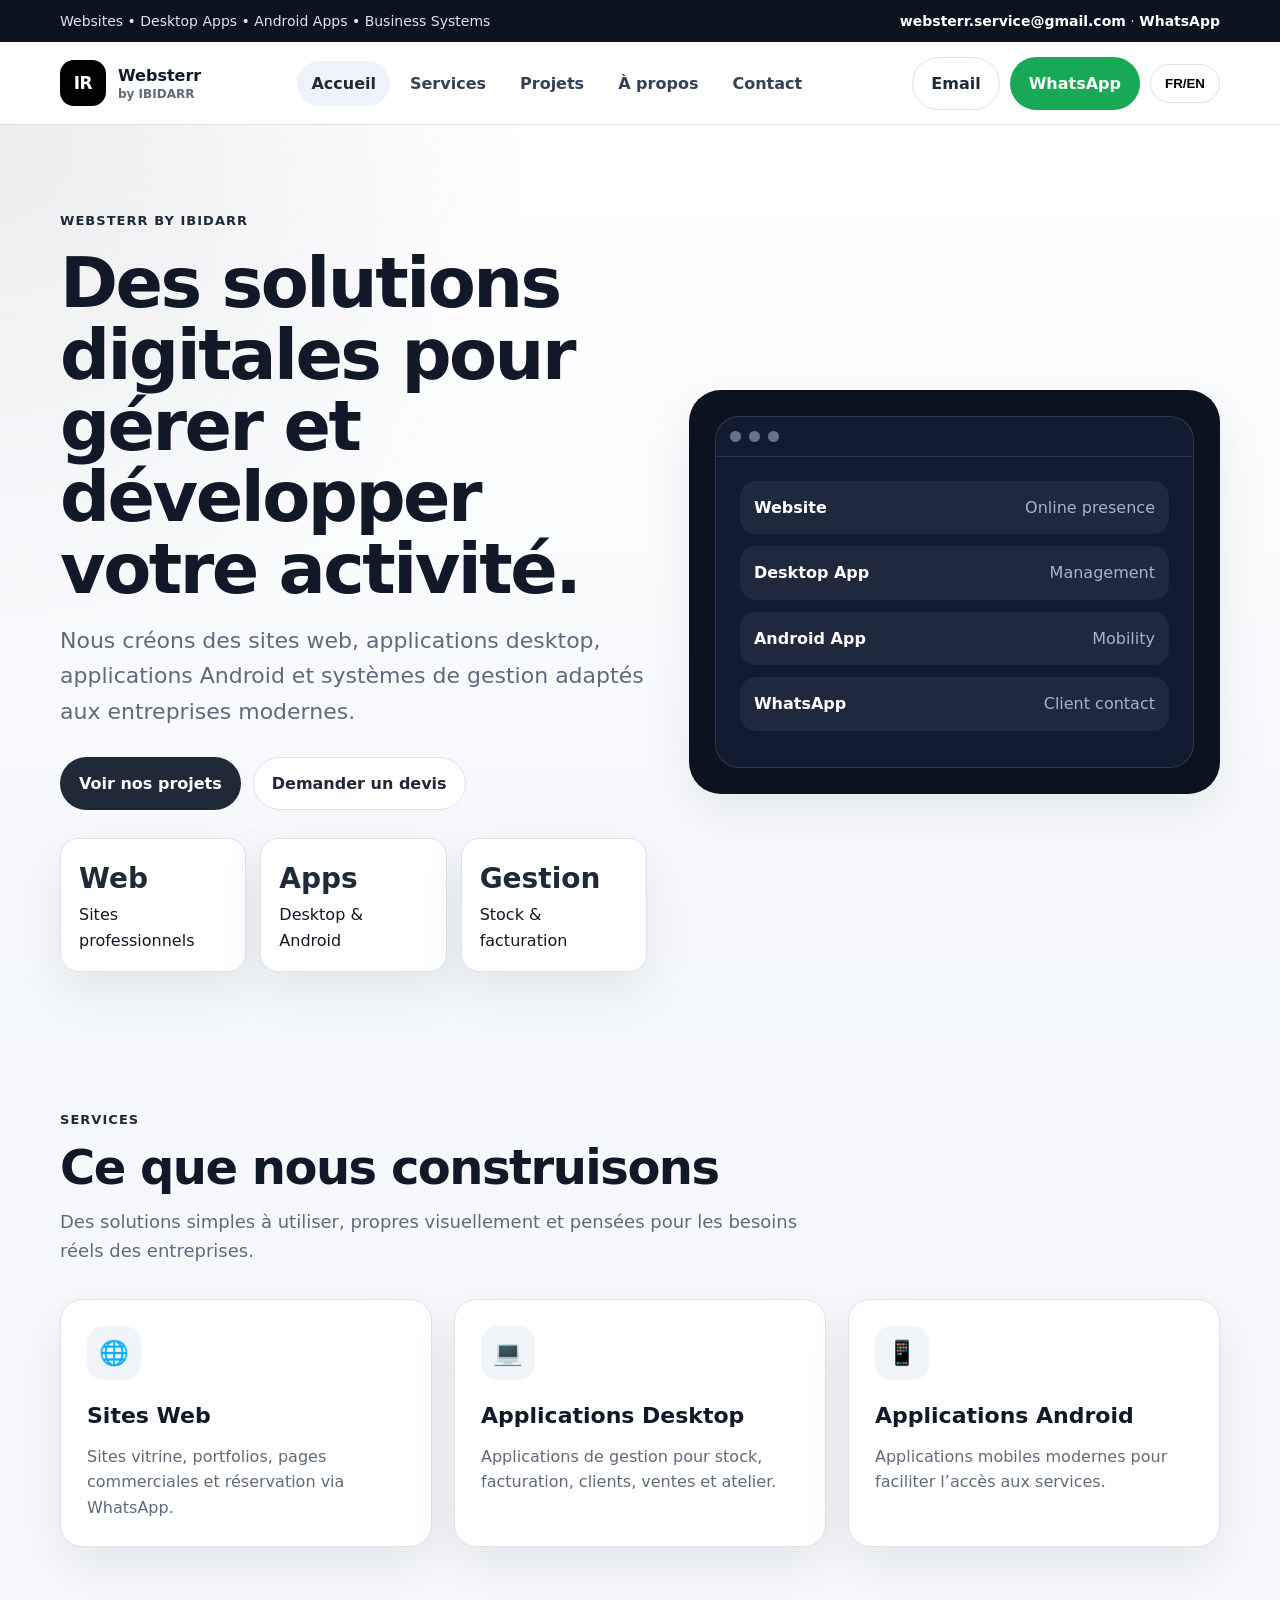
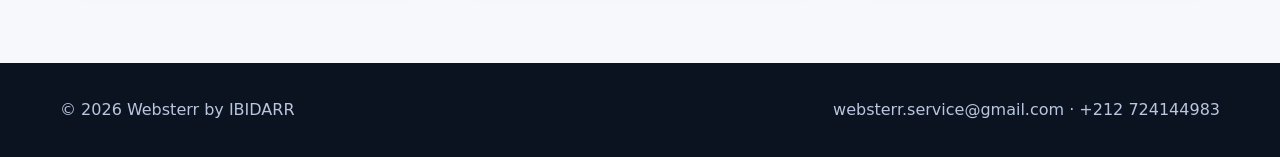
<file: index.html>
<!DOCTYPE html>
<html lang="fr" data-lang="fr">
<head>
  <meta charset="UTF-8">
  <meta name="viewport" content="width=device-width, initial-scale=1.0">
  <title>Websterr by IBIDARR | Digital Solutions</title>
  <link rel="stylesheet" href="styles.css">
</head>
<body>
  <div class="topbar"><div class="container"><span>Websites • Desktop Apps • Android Apps • Business Systems</span><span><a href="mailto:websterr.service@gmail.com">websterr.service@gmail.com</a> · <a href="https://wa.me/212724144983?text=Bonjour%2C%20je%20suis%20int%C3%A9ress%C3%A9%20par%20vos%20services." target="_blank">WhatsApp</a></span></div></div>
  <header class="header"><div class="container nav">
    <a class="brand" href="index.html"><span class="brand-mark">IR</span><span>Websterr<small>by IBIDARR</small></span></a>
    <nav class="nav-links"><a class="active" href="index.html"><span class="fr">Accueil</span><span class="en">Home</span></a><a href="services.html">Services</a><a href="projects.html"><span class="fr">Projets</span><span class="en">Projects</span></a><a href="about.html"><span class="fr">À propos</span><span class="en">About</span></a><a href="contact.html">Contact</a></nav>
    <div class="nav-actions"><a class="btn btn-outline" href="mailto:websterr.service@gmail.com">Email</a><a class="btn btn-whatsapp" href="https://wa.me/212724144983?text=Bonjour%2C%20je%20suis%20int%C3%A9ress%C3%A9%20par%20vos%20services." target="_blank">WhatsApp</a><button class="lang-toggle" data-lang-toggle>FR/EN</button></div>
    <button class="menu-btn">☰</button>
  </div></header>

  <main>
    <section class="hero"><div class="container hero-grid">
      <div>
        <div class="eyebrow">Websterr by IBIDARR</div>
        <h1><span class="fr">Des solutions digitales pour gérer et développer votre activité.</span><span class="en">Digital solutions to manage and grow your business.</span></h1>
        <p class="lead"><span class="fr">Nous créons des sites web, applications desktop, applications Android et systèmes de gestion adaptés aux entreprises modernes.</span><span class="en">We build websites, desktop apps, Android apps and management systems for modern businesses.</span></p>
        <div class="hero-actions"><a class="btn btn-primary" href="projects.html"><span class="fr">Voir nos projets</span><span class="en">View projects</span></a><a class="btn btn-outline" href="contact.html"><span class="fr">Demander un devis</span><span class="en">Request a quote</span></a></div>
        <div class="stats"><div class="stat"><strong>Web</strong><span>Sites professionnels</span></div><div class="stat"><strong>Apps</strong><span>Desktop & Android</span></div><div class="stat"><strong>Gestion</strong><span>Stock & facturation</span></div></div>
      </div>
      <div class="visual-card"><div class="visual-window"><div class="window-top"><span class="dot"></span><span class="dot"></span><span class="dot"></span></div><div class="window-body"><div class="feature-line"><b>Website</b><span>Online presence</span></div><div class="feature-line"><b>Desktop App</b><span>Management</span></div><div class="feature-line"><b>Android App</b><span>Mobility</span></div><div class="feature-line"><b>WhatsApp</b><span>Client contact</span></div></div></div></div>
    </div></section>

    <section class="section"><div class="container"><div class="section-head"><div class="section-kicker">Services</div><h2><span class="fr">Ce que nous construisons</span><span class="en">What we build</span></h2><p><span class="fr">Des solutions simples à utiliser, propres visuellement et pensées pour les besoins réels des entreprises.</span><span class="en">Clean, practical and business-focused solutions.</span></p></div><div class="grid-3"><div class="card"><div class="card-icon">🌐</div><h3>Sites Web</h3><p>Sites vitrine, portfolios, pages commerciales et réservation via WhatsApp.</p></div><div class="card"><div class="card-icon">💻</div><h3>Applications Desktop</h3><p>Applications de gestion pour stock, facturation, clients, ventes et atelier.</p></div><div class="card"><div class="card-icon">📱</div><h3>Applications Android</h3><p>Applications mobiles modernes pour faciliter l’accès aux services.</p></div></div></div></section>
  </main>
  <footer class="footer"><div class="container"><span>© 2026 Websterr by IBIDARR</span><span>websterr.service@gmail.com · +212 724144983</span></div></footer>
  <script src="script.js"></script>
</body>
</html>
</file>
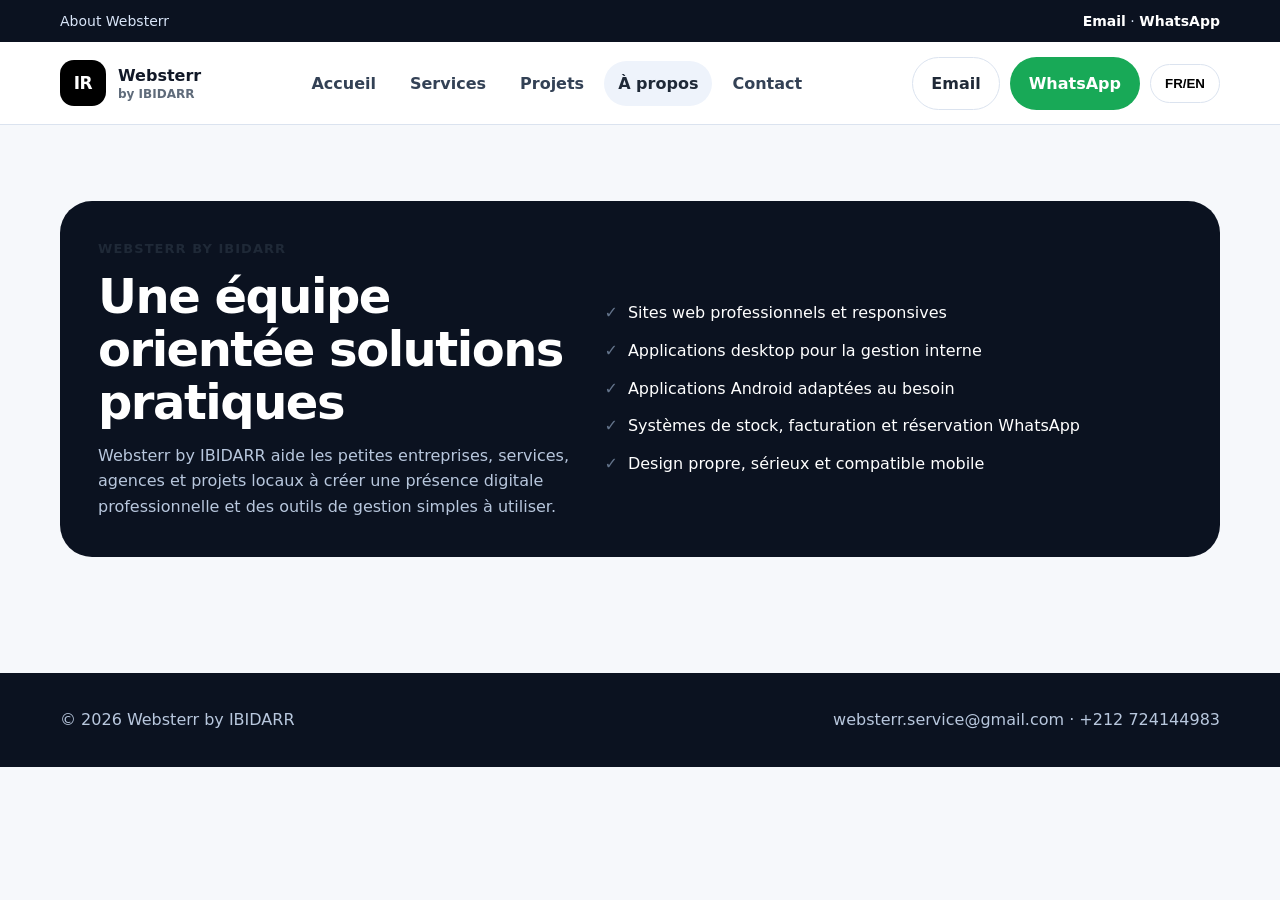
<file: about.html>
<!DOCTYPE html><html lang="fr" data-lang="fr"><head><meta charset="UTF-8"><meta name="viewport" content="width=device-width, initial-scale=1.0"><title>About | Websterr by IBIDARR</title><link rel="stylesheet" href="styles.css"></head><body>
<div class="topbar"><div class="container"><span>About Websterr</span><span><a href="mailto:websterr.service@gmail.com">Email</a> · <a href="https://wa.me/212724144983?text=Bonjour%2C%20je%20suis%20int%C3%A9ress%C3%A9%20par%20vos%20services." target="_blank">WhatsApp</a></span></div></div>
<header class="header"><div class="container nav"><a class="brand" href="index.html"><span class="brand-mark">IR</span><span>Websterr<small>by IBIDARR</small></span></a><nav class="nav-links"><a href="index.html"><span class="fr">Accueil</span><span class="en">Home</span></a><a href="services.html">Services</a><a href="projects.html"><span class="fr">Projets</span><span class="en">Projects</span></a><a class="active" href="about.html"><span class="fr">À propos</span><span class="en">About</span></a><a href="contact.html">Contact</a></nav><div class="nav-actions"><a class="btn btn-outline" href="mailto:websterr.service@gmail.com">Email</a><a class="btn btn-whatsapp" href="https://wa.me/212724144983?text=Bonjour%2C%20je%20suis%20int%C3%A9ress%C3%A9%20par%20vos%20services." target="_blank">WhatsApp</a><button class="lang-toggle" data-lang-toggle>FR/EN</button></div><button class="menu-btn">☰</button></div></header>
<main><section class="section"><div class="container"><div class="about-box"><div><div class="section-kicker">Websterr by IBIDARR</div><h2><span class="fr">Une équipe orientée solutions pratiques</span><span class="en">A team focused on practical solutions</span></h2><p><span class="fr">Websterr by IBIDARR aide les petites entreprises, services, agences et projets locaux à créer une présence digitale professionnelle et des outils de gestion simples à utiliser.</span><span class="en">Websterr by IBIDARR helps small businesses, services, agencies and local projects build a professional digital presence and easy-to-use management tools.</span></p></div><div><ul class="check-list"><li>Sites web professionnels et responsives</li><li>Applications desktop pour la gestion interne</li><li>Applications Android adaptées au besoin</li><li>Systèmes de stock, facturation et réservation WhatsApp</li><li>Design propre, sérieux et compatible mobile</li></ul></div></div></div></section></main>
<footer class="footer"><div class="container"><span>© 2026 Websterr by IBIDARR</span><span>websterr.service@gmail.com · +212 724144983</span></div></footer><script src="script.js"></script></body></html>
</file>
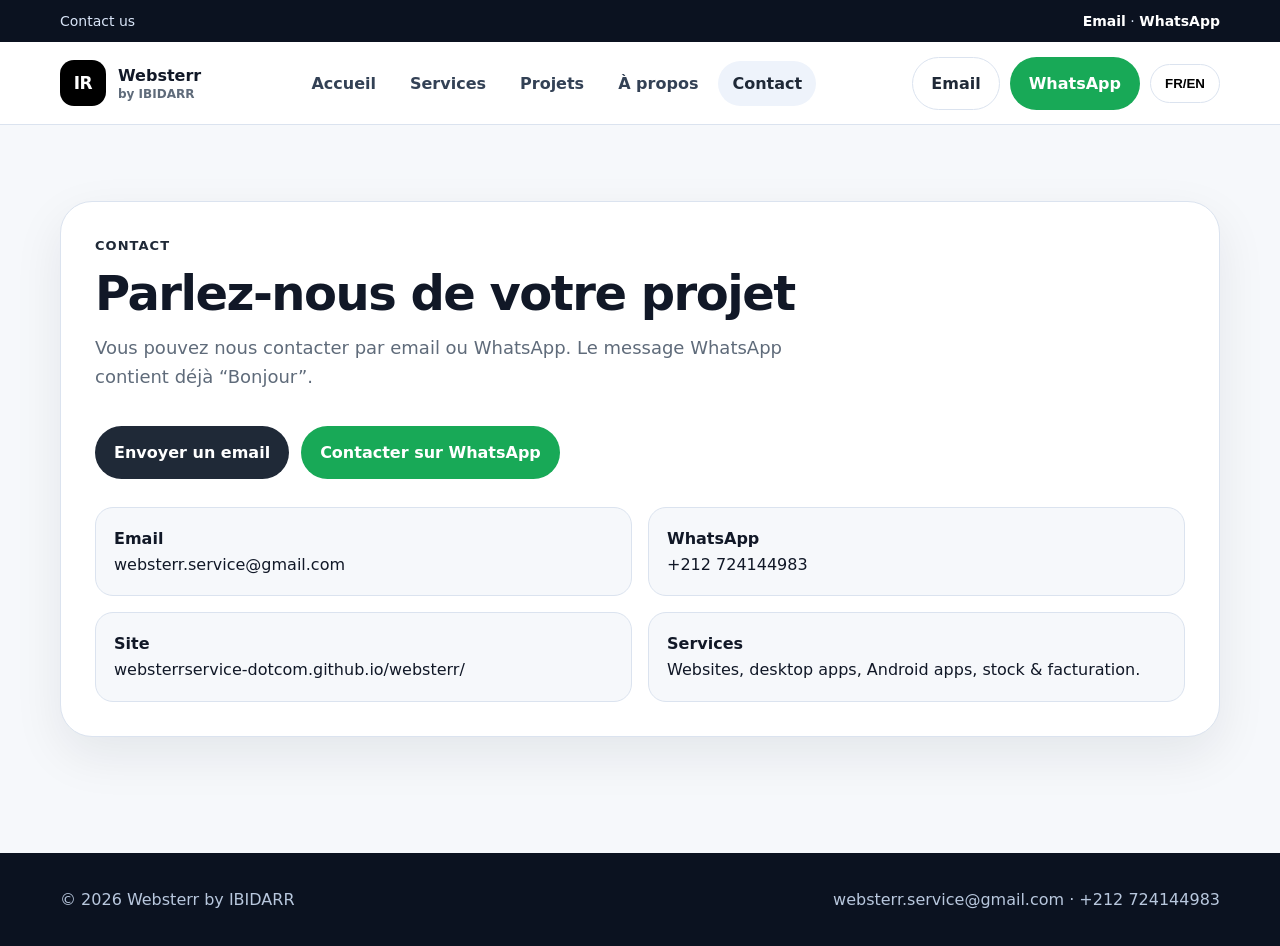
<file: contact.html>
<!DOCTYPE html>
<html lang="fr" data-lang="fr">
<head>
<meta charset="UTF-8">
<meta name="viewport" content="width=device-width, initial-scale=1.0">
<title>Contact | Websterr by IBIDARR</title>
<link rel="stylesheet" href="styles.css">
</head>

<body>

<div class="topbar">
  <div class="container">
    <span>Contact us</span>
    <span>
      <a href="mailto:websterr.service@gmail.com">Email</a> · 
      <a href="https://wa.me/212724144983?text=Bonjour%2C%20je%20suis%20int%C3%A9ress%C3%A9%20par%20vos%20services." target="_blank">WhatsApp</a>
    </span>
  </div>
</div>

<header class="header">
  <div class="container nav">
    
    <a class="brand" href="index.html">
      <span class="brand-mark">IR</span>
      <span>Websterr<small>by IBIDARR</small></span>
    </a>

    <nav class="nav-links">
      <a href="index.html">
        <span class="fr">Accueil</span>
        <span class="en">Home</span>
      </a>
      <a href="services.html">Services</a>
      <a href="projects.html">
        <span class="fr">Projets</span>
        <span class="en">Projects</span>
      </a>
      <a href="about.html">
        <span class="fr">À propos</span>
        <span class="en">About</span>
      </a>
      <a class="active" href="contact.html">Contact</a>
    </nav>

    <div class="nav-actions">
      <a class="btn btn-outline" href="mailto:websterr.service@gmail.com">Email</a>
      <a class="btn btn-whatsapp" href="https://wa.me/212724144983?text=Bonjour%2C%20je%20suis%20int%C3%A9ress%C3%A9%20par%20vos%20services." target="_blank">WhatsApp</a>
      <button class="lang-toggle" data-lang-toggle>FR/EN</button>
    </div>

    <button class="menu-btn">☰</button>

  </div>
</header>

<main>

<section class="section">
  <div class="container">

    <div class="contact-panel">

      <div class="section-head">
        <div class="section-kicker">Contact</div>

        <h2>
          <span class="fr">Parlez-nous de votre projet</span>
          <span class="en">Tell us about your project</span>
        </h2>

        <p>
          <span class="fr">
            Vous pouvez nous contacter par email ou WhatsApp. Le message WhatsApp contient déjà “Bonjour”.
          </span>
          <span class="en">
            You can contact us by email or WhatsApp. The WhatsApp message already starts with “Bonjour”.
          </span>
        </p>
      </div>

      <div class="hero-actions">
        <a class="btn btn-primary" href="mailto:websterr.service@gmail.com">Envoyer un email</a>
        <a class="btn btn-whatsapp" href="https://wa.me/212724144983?text=Bonjour%2C%20je%20suis%20int%C3%A9ress%C3%A9%20par%20vos%20services." target="_blank">Contacter sur WhatsApp</a>
      </div>

      <div class="contact-methods">

        <div class="contact-method">
          <b>Email</b>
          <p>websterr.service@gmail.com</p>
        </div>

        <div class="contact-method">
          <b>WhatsApp</b>
          <p>+212 724144983</p>
        </div>

        <div class="contact-method">
          <b>Site</b>
          <p>
            <a href="https://websterrservice-dotcom.github.io/websterr/" target="_blank">
              websterrservice-dotcom.github.io/websterr/
            </a>
          </p>
        </div>

        <div class="contact-method">
          <b>Services</b>
          <p>Websites, desktop apps, Android apps, stock & facturation.</p>
        </div>

      </div>

    </div>

  </div>
</section>

</main>

<footer class="footer">
  <div class="container">
    <span>© 2026 Websterr by IBIDARR</span>
    <span>websterr.service@gmail.com · +212 724144983</span>
  </div>
</footer>

<script src="script.js"></script>

</body>
</html>
</file>
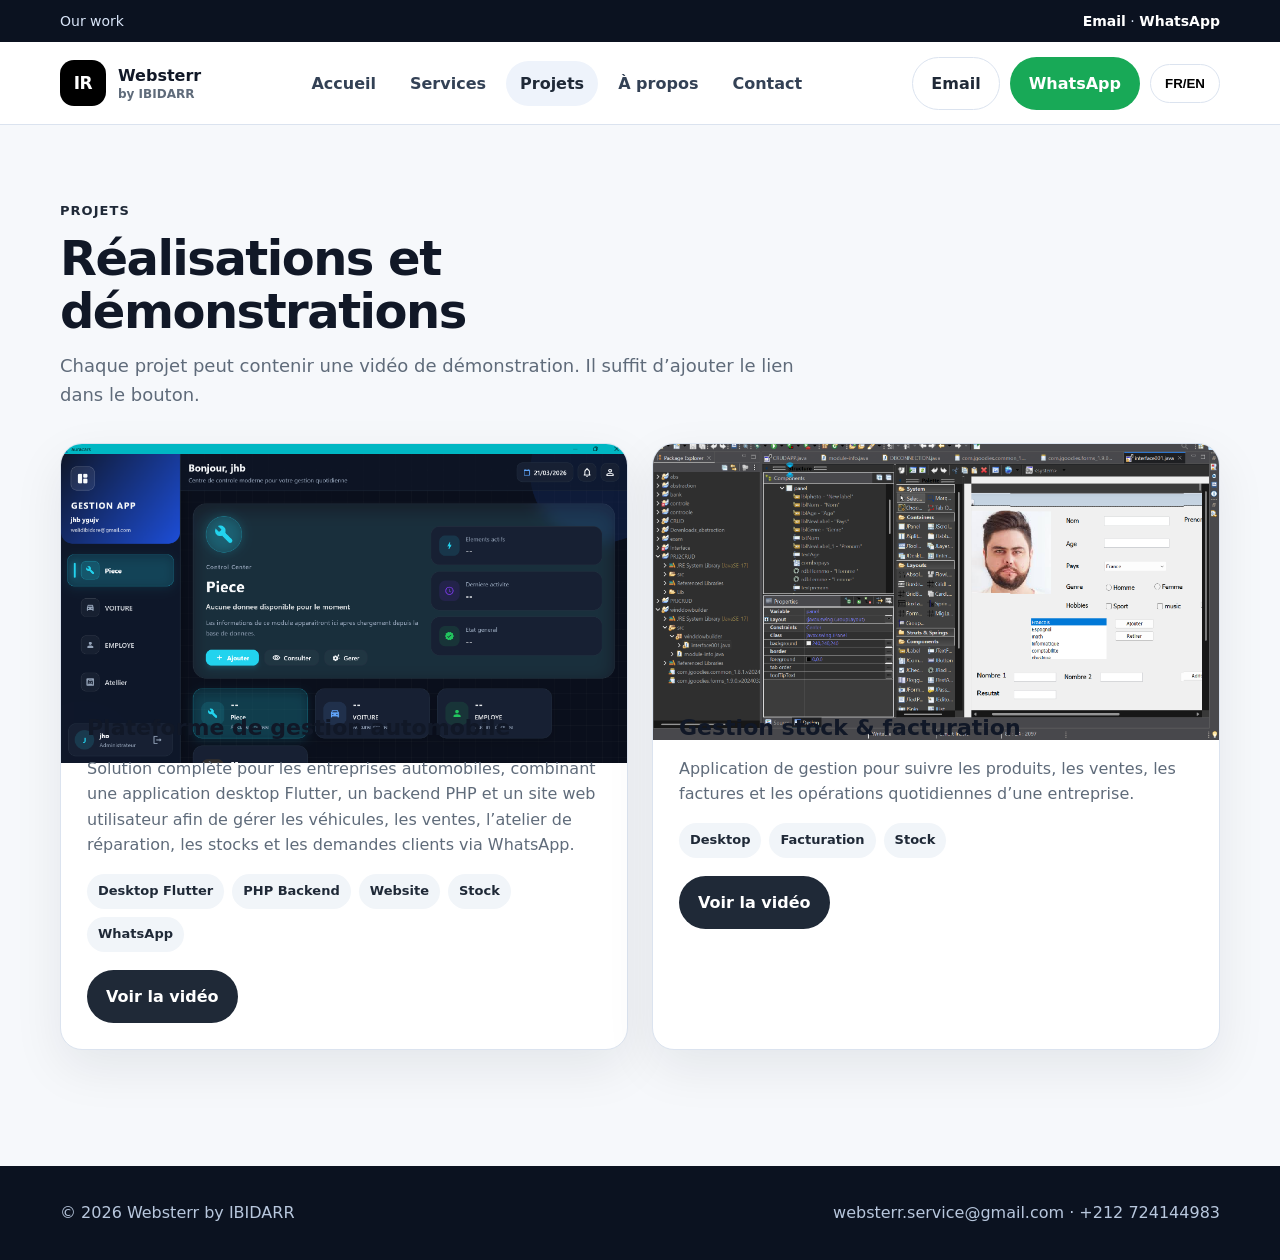
<file: projects.html>
<!DOCTYPE html><html lang="fr" data-lang="fr"><head><meta charset="UTF-8"><meta name="viewport" content="width=device-width, initial-scale=1.0"><title>Projects | Websterr by IBIDARR</title><link rel="stylesheet" href="styles.css"></head><body>
<div class="topbar"><div class="container"><span>Our work</span><span><a href="mailto:websterr.service@gmail.com">Email</a> · <a href="https://wa.me/212724144983?text=Bonjour%2C%20je%20suis%20int%C3%A9ress%C3%A9%20par%20vos%20services." target="_blank">WhatsApp</a></span></div></div>
<header class="header"><div class="container nav"><a class="brand" href="index.html"><span class="brand-mark">IR</span><span>Websterr<small>by IBIDARR</small></span></a><nav class="nav-links"><a href="index.html"><span class="fr">Accueil</span><span class="en">Home</span></a><a href="services.html">Services</a><a class="active" href="projects.html"><span class="fr">Projets</span><span class="en">Projects</span></a><a href="about.html"><span class="fr">À propos</span><span class="en">About</span></a><a href="contact.html">Contact</a></nav><div class="nav-actions"><a class="btn btn-outline" href="mailto:websterr.service@gmail.com">Email</a><a class="btn btn-whatsapp" href="https://wa.me/212724144983?text=Bonjour%2C%20je%20suis%20int%C3%A9ress%C3%A9%20par%20vos%20services." target="_blank">WhatsApp</a><button class="lang-toggle" data-lang-toggle>FR/EN</button></div><button class="menu-btn">☰</button></div></header>
<main><section class="section"><div class="container"><div class="section-head"><div class="section-kicker"><span class="fr">Projets</span><span class="en">Projects</span></div><h2><span class="fr">Réalisations et démonstrations</span><span class="en">Work and demonstrations</span></h2><p><span class="fr">Chaque projet peut contenir une vidéo de démonstration. Il suffit d’ajouter le lien dans le bouton.</span><span class="en">Each project can include a demo video. Just add the video link to the button.</span></p></div><div class="grid-2">
<article class="card project-card"><div class="project-img"><img src="images/aura.png" alt="Plateforme de gestion automobile" onerror="this.parentElement.innerHTML='Image: images/aura.png'"></div><div class="project-body"><h3><span class="fr">Plateforme de gestion automobile</span><span class="en">Automotive Management Platform</span></h3><p><span class="fr">Solution complète pour les entreprises automobiles, combinant une application desktop Flutter, un backend PHP et un site web utilisateur afin de gérer les véhicules, les ventes, l’atelier de réparation, les stocks et les demandes clients via WhatsApp.</span><span class="en">A complete solution for automotive businesses, combining a Flutter desktop app, a PHP backend and a user website to manage vehicles, sales, repair workshop operations, stock and customer requests through WhatsApp.</span></p><div class="tag-row"><span class="tag">Desktop Flutter</span><span class="tag">PHP Backend</span><span class="tag">Website</span><span class="tag">Stock</span><span class="tag">WhatsApp</span></div><div class="project-actions"><a class="btn btn-primary" href="#" target="_blank"><span class="fr">Voir la vidéo</span><span class="en">Watch video</span></a><!-- TODO: Remplacer href="#" par le lien vidéo du projet --></div></div></article>
<article class="card project-card"><div class="project-img"><img src="images/java.png" alt="Gestion de facturation" onerror="this.parentElement.innerHTML='Image: images/java.png'"></div><div class="project-body"><h3><span class="fr">Gestion stock & facturation</span><span class="en">Stock & Invoice Management</span></h3><p><span class="fr">Application de gestion pour suivre les produits, les ventes, les factures et les opérations quotidiennes d’une entreprise.</span><span class="en">Management app to track products, sales, invoices and daily business operations.</span></p><div class="tag-row"><span class="tag">Desktop</span><span class="tag">Facturation</span><span class="tag">Stock</span></div><div class="project-actions"><a class="btn btn-primary" href="#" target="_blank"><span class="fr">Voir la vidéo</span><span class="en">Watch video</span></a><!-- TODO: Ajouter le lien vidéo --></div></div></article>
</div></div></section></main>
<footer class="footer"><div class="container"><span>© 2026 Websterr by IBIDARR</span><span>websterr.service@gmail.com · +212 724144983</span></div></footer><script src="script.js"></script></body></html>
</file>
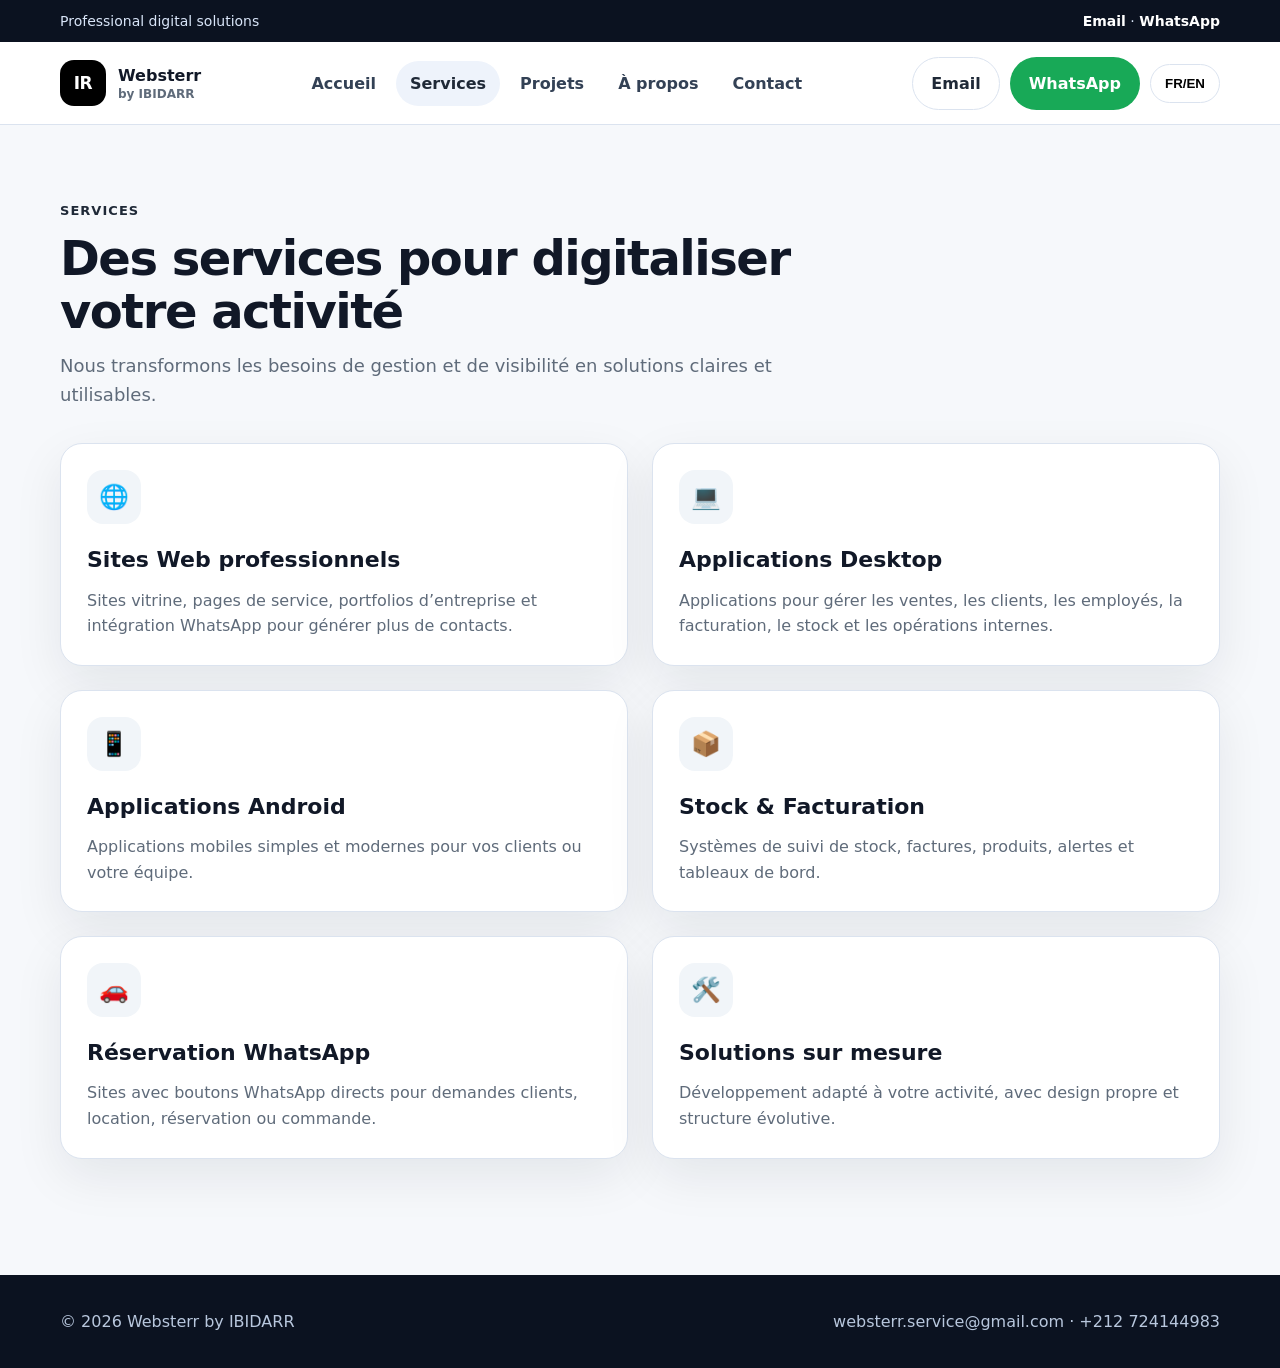
<file: services.html>
<!DOCTYPE html><html lang="fr" data-lang="fr"><head><meta charset="UTF-8"><meta name="viewport" content="width=device-width, initial-scale=1.0"><title>Services | Websterr by IBIDARR</title><link rel="stylesheet" href="styles.css"></head><body>
<div class="topbar"><div class="container"><span>Professional digital solutions</span><span><a href="mailto:websterr.service@gmail.com">Email</a> · <a href="https://wa.me/212724144983?text=Bonjour%2C%20je%20suis%20int%C3%A9ress%C3%A9%20par%20vos%20services." target="_blank">WhatsApp</a></span></div></div>
<header class="header"><div class="container nav"><a class="brand" href="index.html"><span class="brand-mark">IR</span><span>Websterr<small>by IBIDARR</small></span></a><nav class="nav-links"><a href="index.html"><span class="fr">Accueil</span><span class="en">Home</span></a><a class="active" href="services.html">Services</a><a href="projects.html"><span class="fr">Projets</span><span class="en">Projects</span></a><a href="about.html"><span class="fr">À propos</span><span class="en">About</span></a><a href="contact.html">Contact</a></nav><div class="nav-actions"><a class="btn btn-outline" href="mailto:websterr.service@gmail.com">Email</a><a class="btn btn-whatsapp" href="https://wa.me/212724144983?text=Bonjour%2C%20je%20suis%20int%C3%A9ress%C3%A9%20par%20vos%20services." target="_blank">WhatsApp</a><button class="lang-toggle" data-lang-toggle>FR/EN</button></div><button class="menu-btn">☰</button></div></header>
<main><section class="section"><div class="container"><div class="section-head"><div class="section-kicker">Services</div><h2><span class="fr">Des services pour digitaliser votre activité</span><span class="en">Services to digitize your business</span></h2><p><span class="fr">Nous transformons les besoins de gestion et de visibilité en solutions claires et utilisables.</span><span class="en">We turn visibility and management needs into practical solutions.</span></p></div><div class="grid-2"><div class="card"><div class="card-icon">🌐</div><h3>Sites Web professionnels</h3><p>Sites vitrine, pages de service, portfolios d’entreprise et intégration WhatsApp pour générer plus de contacts.</p></div><div class="card"><div class="card-icon">💻</div><h3>Applications Desktop</h3><p>Applications pour gérer les ventes, les clients, les employés, la facturation, le stock et les opérations internes.</p></div><div class="card"><div class="card-icon">📱</div><h3>Applications Android</h3><p>Applications mobiles simples et modernes pour vos clients ou votre équipe.</p></div><div class="card"><div class="card-icon">📦</div><h3>Stock & Facturation</h3><p>Systèmes de suivi de stock, factures, produits, alertes et tableaux de bord.</p></div><div class="card"><div class="card-icon">🚗</div><h3>Réservation WhatsApp</h3><p>Sites avec boutons WhatsApp directs pour demandes clients, location, réservation ou commande.</p></div><div class="card"><div class="card-icon">🛠️</div><h3>Solutions sur mesure</h3><p>Développement adapté à votre activité, avec design propre et structure évolutive.</p></div></div></div></section></main>
<footer class="footer"><div class="container"><span>© 2026 Websterr by IBIDARR</span><span>websterr.service@gmail.com · +212 724144983</span></div></footer><script src="script.js"></script></body></html>
</file>
<file: styles.css>
:root {
  --bg: #f6f8fb;
  --surface: #ffffff;
  --surface-2: #eef3fb;
  --text: #111827;
  --muted: #5f6b7a;
  --primary: #1f2937;
  --primary-dark: #0b1220;
  --accent: #64748b;
  --border: #dbe3ef;
  --shadow: 0 18px 50px rgba(15, 23, 42, 0.08);
  --radius: 22px;
}

* { box-sizing: border-box; margin: 0; padding: 0; }
html { scroll-behavior: smooth; }
body {
  font-family: Inter, system-ui, -apple-system, BlinkMacSystemFont, "Segoe UI", sans-serif;
  background: var(--bg);
  color: var(--text);
  line-height: 1.6;
}
a { color: inherit; text-decoration: none; }
img { max-width: 100%; display: block; }
.container { width: min(1160px, calc(100% - 32px)); margin: auto; }

.topbar {
  background: #0b1220;
  color: #d9e5f8;
  font-size: 14px;
  padding: 10px 0;
}
.topbar .container { display: flex; justify-content: space-between; gap: 16px; flex-wrap: wrap; }
.topbar a { color: #fff; font-weight: 600; }

.header {
  position: sticky;
  top: 0;
  z-index: 100;
  background: rgba(255,255,255,0.92);
  backdrop-filter: blur(14px);
  border-bottom: 1px solid var(--border);
}
.nav {
  min-height: 82px;
  display: flex;
  align-items: center;
  justify-content: space-between;
  gap: 24px;
}
.brand { display: flex; align-items: center; gap: 12px; font-weight: 900; }
.brand-mark {
  width: 46px; height: 46px; border-radius: 14px;
  display: grid; place-items: center;
  color: #fff; background: #000;
  font-weight: 900;
  font-size: 17px;
  letter-spacing: -0.5px;
}
.brand small { display: block; color: var(--muted); font-weight: 700; font-size: 12px; margin-top: -3px; }
.nav-links { display: flex; align-items: center; gap: 6px; }
.nav-links a { padding: 10px 14px; border-radius: 999px; font-weight: 700; color: #334155; }
.nav-links a:hover, .nav-links a.active { background: var(--surface-2); color: var(--primary); }
.nav-actions { display: flex; align-items: center; gap: 10px; }
.menu-btn { display: none; border: 0; background: var(--surface-2); padding: 12px; border-radius: 12px; cursor: pointer; }

.btn {
  display: inline-flex; align-items: center; justify-content: center; gap: 8px;
  padding: 13px 18px; border-radius: 999px; font-weight: 800;
  border: 1px solid transparent; cursor: pointer; transition: 0.2s ease;
}
.btn-primary { background: var(--primary); color: #fff; }
.btn-primary:hover { background: var(--primary-dark); transform: translateY(-2px); }
.btn-outline { background: #fff; color: var(--primary); border-color: var(--border); }
.btn-outline:hover { border-color: var(--primary); transform: translateY(-2px); }
.btn-dark { background: #0b1220; color: #fff; }
.btn-whatsapp { background: #18a957; color: #fff; }

.hero {
  padding: 86px 0 62px;
  background:
    radial-gradient(circle at top left, rgba(15,23,42,0.08), transparent 34%),
    linear-gradient(180deg, #ffffff, #f4f7fb);
}
.hero-grid { display: grid; grid-template-columns: 1.05fr 0.95fr; gap: 42px; align-items: center; }
.eyebrow { color: var(--primary); font-weight: 900; letter-spacing: .08em; text-transform: uppercase; font-size: 13px; margin-bottom: 16px; }
h1 { font-size: clamp(42px, 6vw, 70px); line-height: 1.02; letter-spacing: -2.5px; margin-bottom: 18px; }
.lead { font-size: clamp(18px, 2vw, 22px); color: var(--muted); max-width: 680px; margin-bottom: 28px; }
.hero-actions { display: flex; gap: 12px; flex-wrap: wrap; margin-bottom: 28px; }
.stats { display: grid; grid-template-columns: repeat(3, 1fr); gap: 14px; margin-top: 24px; }
.stat { background: #fff; border: 1px solid var(--border); border-radius: 18px; padding: 18px; box-shadow: var(--shadow); }
.stat strong { display: block; font-size: 28px; color: var(--primary); }
.visual-card { background: #0b1220; color: #fff; border-radius: 32px; padding: 26px; box-shadow: var(--shadow); }
.visual-window { background: #111c31; border: 1px solid rgba(255,255,255,.12); border-radius: 24px; overflow: hidden; }
.window-top { display: flex; gap: 8px; padding: 14px; border-bottom: 1px solid rgba(255,255,255,.1); }
.dot { width: 11px; height: 11px; border-radius: 50%; background: #64748b; }
.window-body { padding: 24px; }
.feature-line { display: flex; justify-content: space-between; padding: 14px; border-radius: 16px; background: rgba(255,255,255,.06); margin-bottom: 12px; }
.feature-line span { color: #9fb4d3; }

.section { padding: 76px 0; }
.section-head { max-width: 760px; margin-bottom: 34px; }
.section-kicker { color: var(--primary); font-weight: 900; text-transform: uppercase; font-size: 13px; letter-spacing: .08em; margin-bottom: 10px; }
h2 { font-size: clamp(32px, 4vw, 48px); line-height: 1.1; letter-spacing: -1.5px; margin-bottom: 14px; }
.section-head p { color: var(--muted); font-size: 18px; }

.grid-3 { display: grid; grid-template-columns: repeat(3, 1fr); gap: 22px; }
.grid-2 { display: grid; grid-template-columns: repeat(2, 1fr); gap: 24px; }
.card { background: var(--surface); border: 1px solid var(--border); border-radius: var(--radius); padding: 26px; box-shadow: var(--shadow); }
.card-icon { width: 54px; height: 54px; border-radius: 16px; display: grid; place-items: center; background: #f1f5f9; color: var(--primary); font-size: 24px; margin-bottom: 18px; }
.card h3 { font-size: 22px; margin-bottom: 10px; }
.card p { color: var(--muted); }

.project-card { overflow: hidden; padding: 0; }
.project-img { height: 240px; background: var(--surface-2); display: grid; place-items: center; color: var(--muted); }
.project-img img { width: 100%; height: 100%; object-fit: cover; }
.project-body { padding: 26px; }
.tag-row { display: flex; gap: 8px; flex-wrap: wrap; margin: 16px 0; }
.tag { background: #f1f5f9; color: var(--primary); padding: 7px 11px; border-radius: 999px; font-size: 13px; font-weight: 800; }
.project-actions { margin-top: 18px; display: flex; gap: 10px; flex-wrap: wrap; }

.about-box { background: #0b1220; color: #fff; border-radius: 32px; padding: 38px; display: grid; grid-template-columns: .9fr 1.1fr; gap: 34px; align-items: center; }
.about-box p { color: #b8c7dd; }
.check-list { list-style: none; margin-top: 18px; display: grid; gap: 12px; }
.check-list li::before { content: "✓"; color: var(--accent); font-weight: 900; margin-right: 10px; }

.contact-panel { background: #fff; border: 1px solid var(--border); border-radius: 32px; padding: 34px; box-shadow: var(--shadow); }
.contact-methods { display: grid; grid-template-columns: repeat(2, 1fr); gap: 16px; margin-top: 22px; }
.contact-method { padding: 18px; border: 1px solid var(--border); border-radius: 18px; background: var(--bg); }
.footer { background: #0b1220; color: #b8c7dd; padding: 34px 0; margin-top: 40px; }
.footer .container { display: flex; justify-content: space-between; gap: 20px; flex-wrap: wrap; }

.lang-toggle { border: 1px solid var(--border); background: #fff; border-radius: 999px; padding: 11px 14px; font-weight: 900; cursor: pointer; }
[data-lang="en"] .fr, [data-lang="fr"] .en { display: none; }

@media (max-width: 960px) {
  .container { width: min(100% - 24px, 1160px); }
  .hero-grid, .about-box, .grid-2 { grid-template-columns: 1fr; }
  .grid-3 { grid-template-columns: repeat(2, 1fr); }
  .header { position: sticky; }
  .nav { min-height: 72px; position: relative; gap: 12px; }
  .brand { min-width: 0; }
  .brand > span:last-child { line-height: 1.1; }
  .nav-links, .nav-actions { display: none; }
  .menu-btn { display: inline-flex; align-items: center; justify-content: center; }
  .nav.open { align-items: flex-start; padding: 14px 0 18px; flex-wrap: wrap; }
  .nav.open .brand, .nav.open .menu-btn { margin-top: 0; }
  .nav.open .nav-links {
    display: flex;
    order: 3;
    flex: 0 0 100%;
    flex-direction: column;
    align-items: stretch;
    gap: 8px;
    background: #fff;
    border: 1px solid var(--border);
    border-radius: 18px;
    padding: 12px;
    box-shadow: var(--shadow);
  }
  .nav.open .nav-actions {
    display: flex;
    order: 4;
    flex: 0 0 100%;
    flex-direction: column;
    align-items: stretch;
    gap: 10px;
  }
  .nav.open .nav-actions .btn, .nav.open .nav-actions .lang-toggle { width: 100%; justify-content: center; }
}
@media (max-width: 640px) {
  body { font-size: 15px; }
  .topbar { display: none; }
  .container { width: calc(100% - 20px); }
  .footer .container { flex-direction: column; }
  .brand-mark { width: 42px; height: 42px; border-radius: 12px; font-size: 15px; flex: 0 0 auto; }
  .brand { font-size: 15px; gap: 10px; }
  .brand small { font-size: 11px; }
  .hero { padding: 42px 0 44px; }
  h1 { font-size: clamp(34px, 11vw, 44px); letter-spacing: -1.6px; }
  h2 { font-size: clamp(28px, 8vw, 36px); }
  .lead, .section-head p { font-size: 16px; }
  .grid-3, .stats, .contact-methods { grid-template-columns: 1fr; }
  .btn { width: 100%; }
  .visual-card, .about-box, .contact-panel { border-radius: 24px; padding: 22px; }
  .project-img { height: 190px; }
  .section { padding: 52px 0; }
}
</file>
